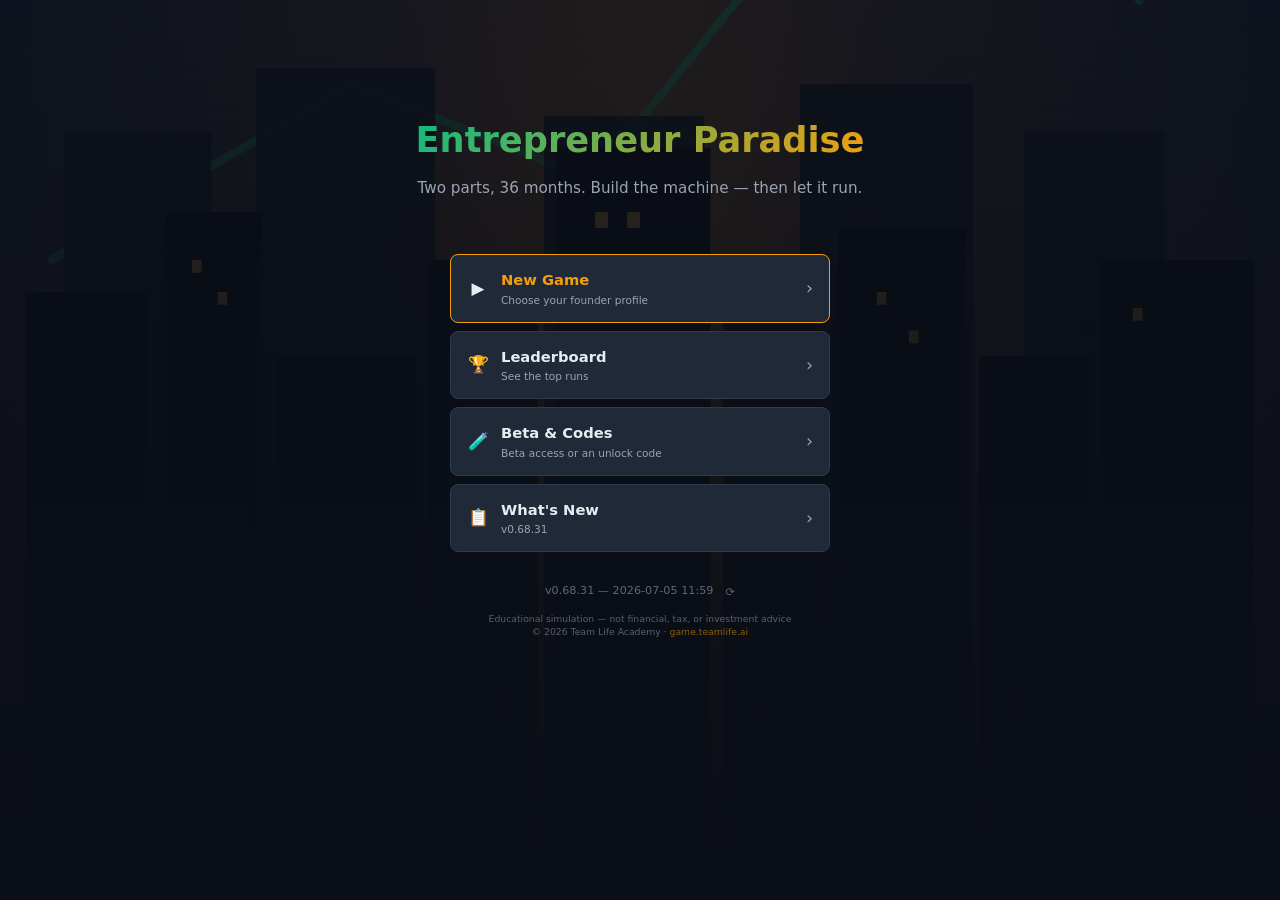
<file: index.html>
﻿<!DOCTYPE html>
<html lang="en">
<head>
<meta charset="UTF-8">
<meta name="viewport" content="width=device-width, initial-scale=1.0, user-scalable=no">
<title>Entrepreneur Paradise &#8212; 36-Month Business &amp; Wealth Simulator</title>
<meta name="description" content="Build the machine. Then let it run. Entrepreneur Paradise is a 36-month business & wealth simulator — credit, leverage, real deals, real headaches. A Team Life Academy production. Educational simulation, not financial advice.">
<link rel="canonical" href="https://game.teamlife.ai/">
<meta property="og:type" content="website">
<meta property="og:site_name" content="Team Life Academy">
<meta property="og:title" content="Entrepreneur Paradise — 36-Month Business & Wealth Simulator">
<meta property="og:description" content="Build the machine. Then let it run. Credit, leverage, real deals, real headaches — the Epic Life path, playable.">
<meta property="og:url" content="https://game.teamlife.ai/">
<meta property="og:image" content="https://game.teamlife.ai/assets/og.png">
<meta name="twitter:card" content="summary_large_image">
<meta name="twitter:title" content="Entrepreneur Paradise — 36-Month Business & Wealth Simulator">
<meta name="twitter:description" content="Build the machine. Then let it run.">
<meta name="twitter:image" content="https://game.teamlife.ai/assets/og.png">
<link rel="icon" type="image/svg+xml" href="assets/icon.svg">
<link rel="apple-touch-icon" href="assets/icon-180.png">
<link rel="manifest" href="site.webmanifest">
<meta name="theme-color" content="#0a0e17">
<script>window.__q=(new URLSearchParams(location.search).get('u')?('?u='+new URLSearchParams(location.search).get('u')):'');document.write('<link rel="stylesheet" href="css/styles.css'+window.__q+'">');</script>
</head>
<body>
<div id="title-screen" class="screen active">
<div id="title-bg" aria-hidden="true"><svg viewBox="0 0 400 800" preserveAspectRatio="xMidYMax slice" xmlns="http://www.w3.org/2000/svg"><defs><linearGradient id="ep-sky" x1="0" y1="0" x2="0" y2="1"><stop offset="0" stop-color="#080b12"/><stop offset="0.5" stop-color="#0f1726"/><stop offset="0.7" stop-color="#1b2335"/><stop offset="0.83" stop-color="#3a2f33"/></linearGradient><radialGradient id="ep-sun" cx="0.5" cy="0.8" r="0.5"><stop offset="0" stop-color="#f59e0b" stop-opacity="0.5"/><stop offset="0.45" stop-color="#f97316" stop-opacity="0.16"/><stop offset="1" stop-color="#f59e0b" stop-opacity="0"/></radialGradient><radialGradient id="ep-halo" cx="0.5" cy="0.24" r="0.55"><stop offset="0" stop-color="#2563a6" stop-opacity="0.34"/><stop offset="0.55" stop-color="#10b981" stop-opacity="0.08"/><stop offset="1" stop-color="#2563a6" stop-opacity="0"/></radialGradient><linearGradient id="ep-fade" x1="0" y1="0" x2="0" y2="1"><stop offset="0" stop-color="#0a0e17" stop-opacity="0"/><stop offset="0.8" stop-color="#0a0e17" stop-opacity="0.9"/><stop offset="1" stop-color="#0a0e17"/></linearGradient></defs><rect width="400" height="800" fill="url(#ep-sky)"/><rect width="400" height="800" fill="url(#ep-halo)"/><rect width="400" height="800" fill="url(#ep-sun)"/><g fill="#e8ecf2" opacity="0.45"><circle cx="40" cy="70" r="1"/><circle cx="110" cy="120" r="0.8"/><circle cx="300" cy="55" r="1.1"/><circle cx="350" cy="140" r="0.7"/><circle cx="210" cy="95" r="0.9"/><circle cx="75" cy="180" r="0.7"/><circle cx="330" cy="220" r="0.8"/><circle cx="170" cy="45" r="0.7"/><circle cx="250" cy="160" r="0.6"/></g><path d="M16 600 L110 545 L185 575 L270 470 L360 505" fill="none" stroke="#10b981" stroke-width="2.5" opacity="0.5" stroke-linecap="round" stroke-linejoin="round"/><path d="M360 505 l-15 -1 m15 1 l-4 14" fill="none" stroke="#10b981" stroke-width="2.5" opacity="0.5" stroke-linecap="round" stroke-linejoin="round"/><g fill="#0c1421" opacity="0.85"><rect x="20" y="560" width="46" height="240"/><rect x="80" y="540" width="56" height="260"/><rect x="170" y="555" width="50" height="245"/><rect x="250" y="545" width="54" height="255"/><rect x="320" y="560" width="44" height="240"/></g><g fill="#05080e"><rect x="8" y="610" width="38" height="190"/><rect x="52" y="585" width="30" height="215"/><rect x="86" y="630" width="44" height="170"/><rect x="134" y="600" width="34" height="200"/><rect x="174" y="565" width="48" height="235"/><rect x="226" y="615" width="30" height="185"/><rect x="262" y="590" width="40" height="210"/><rect x="306" y="630" width="34" height="170"/><rect x="344" y="600" width="48" height="200"/></g><g fill="#f5b942" opacity="0.7"><rect x="186" y="585" width="4" height="5"/><rect x="196" y="585" width="4" height="5"/><rect x="186" y="600" width="4" height="5"/><rect x="206" y="600" width="4" height="5"/><rect x="60" y="600" width="3" height="4"/><rect x="68" y="610" width="3" height="4"/><rect x="274" y="610" width="3" height="4"/><rect x="284" y="622" width="3" height="4"/><rect x="354" y="615" width="3" height="4"/></g><rect width="400" height="800" fill="url(#ep-fade)"/></svg></div>
<h1>Entrepreneur Paradise</h1><p class="subtitle">Two parts, 36 months. Build the machine — then let it run.</p>
<div id="main-menu" style="max-width:380px;width:100%;margin:14px auto 0;"></div>
<div id="profile-select" style="max-width:420px;width:100%;margin:0 auto;display:none;"><div class="page-head"><button class="back-chip" onclick="Game.showMainMenu()">← Back</button><span class="page-title gold">Choose Your Founder</span></div><div id="archetype-list"></div></div>
<div id="resume-list" style="max-width:420px;width:100%;margin:0 auto;display:none;"></div>
<div id="whats-new" style="display:none;"></div>
<div id="menu-footer" style="margin-top:18px;display:flex;align-items:center;gap:12px;justify-content:center;"><span id="version-line" style="color:var(--text2);font-size:0.7rem;opacity:0.6;">v0.38.1</span><span id="update-icon"></span></div>
<div style="margin-top:8px;text-align:center;font-size:0.58rem;color:var(--text2);opacity:0.55;line-height:1.5;">Educational simulation — not financial, tax, or investment advice<br>© 2026 Team Life Academy · <span style="color:var(--gold);">game.teamlife.ai</span></div>
</div>
<div id="opening-screen" class="screen"><div class="month-header"><h2>Month 1</h2></div><div id="opening-narrative" class="narrative-box"></div><div id="opening-mentor" class="narrative-box" style="border-left-color:var(--gold);"></div><button class="btn-primary" onclick="Game.startGame()">Begin Your Journey</button></div>
<div id="game-screen" class="screen"><div class="month-header"><h2 id="month-label">Month 1</h2><span class="stage-badge" id="stage-badge">Foundation</span></div><div id="month-narrative" class="narrative-box"></div><div id="character-line" class="narrative-box" style="border-left-color:var(--gold);display:none;"></div><div id="stats-dashboard" class="stats-grid"></div><div id="bars-section" class="bars-section"></div><div id="step-indicator" class="step-indicator"></div><div class="category-tabs" id="cat-tabs"></div><div id="action-list"></div><div class="bottom-bar"><button class="btn-primary" id="confirm-actions-btn" onclick="Game.primaryActionBtn()">Next →</button><button class="btn-secondary" id="endturn-now-btn" style="display:none;margin-top:6px;" onclick="Game.confirmActions()">End Turn</button></div></div>
<div id="lifestyle-screen" class="screen"><div class="lifestyle-header"><h3>Quarterly Life Check-In</h3><p>Business isn't everything. What are you doing for the rest of your life?</p></div><div id="lifestyle-scores" class="stats-grid"></div><div id="lifestyle-list"></div><div class="bottom-bar"><button class="btn-primary" id="lifestyle-btn" disabled onclick="Game.confirmLifestyle()">Take Life Action</button><button class="btn-secondary" onclick="Game.skipLifestyle()" style="margin-top:6px;">Skip</button></div></div>
<div id="event-screen" class="screen"><div class="month-header"><h2 id="event-month-label">Event</h2></div><div id="event-dashboard" class="stats-grid"></div><div id="event-box" class="event-box"></div><div id="event-choices"></div></div>
<div id="result-screen" class="screen"><div class="month-header"><h2 id="result-month-label">Results</h2></div><div id="results-content"></div><div class="bottom-bar"><button id="result-next-btn" class="btn-primary" onclick="Game.resultPrimary()">Next Month →</button></div></div>
<div id="checkpoint-screen" class="screen"><div id="checkpoint-content"></div></div>
<div id="end-screen" class="screen"><div class="final-title"><h2 id="end-title"></h2><p class="final-subtitle" id="end-subtitle"></p></div><div class="radar-wrap"><canvas id="radar-canvas" width="300" height="300"></canvas></div><div id="score-breakdown" class="stats-grid"></div><div id="epilogue" class="epilogue-box"></div><div id="end-save" style="margin-top:16px;"></div></div>
<div id="leaderboard-screen" class="screen"><div id="lb-content"></div></div>
<div id="popup-container" style="display:none;"><div class="popup-overlay" onclick="Game.hidePopup()"></div><div class="popup-box"><div class="popup-title" id="popup-title"></div><div id="popup-body"></div><button class="btn-secondary" onclick="Game.hidePopup()">Got it</button></div></div>

<script>document.write('<script src="js/game.js'+(window.__q||'')+'"><\/script>');</script>
</body>
</html>
</file>
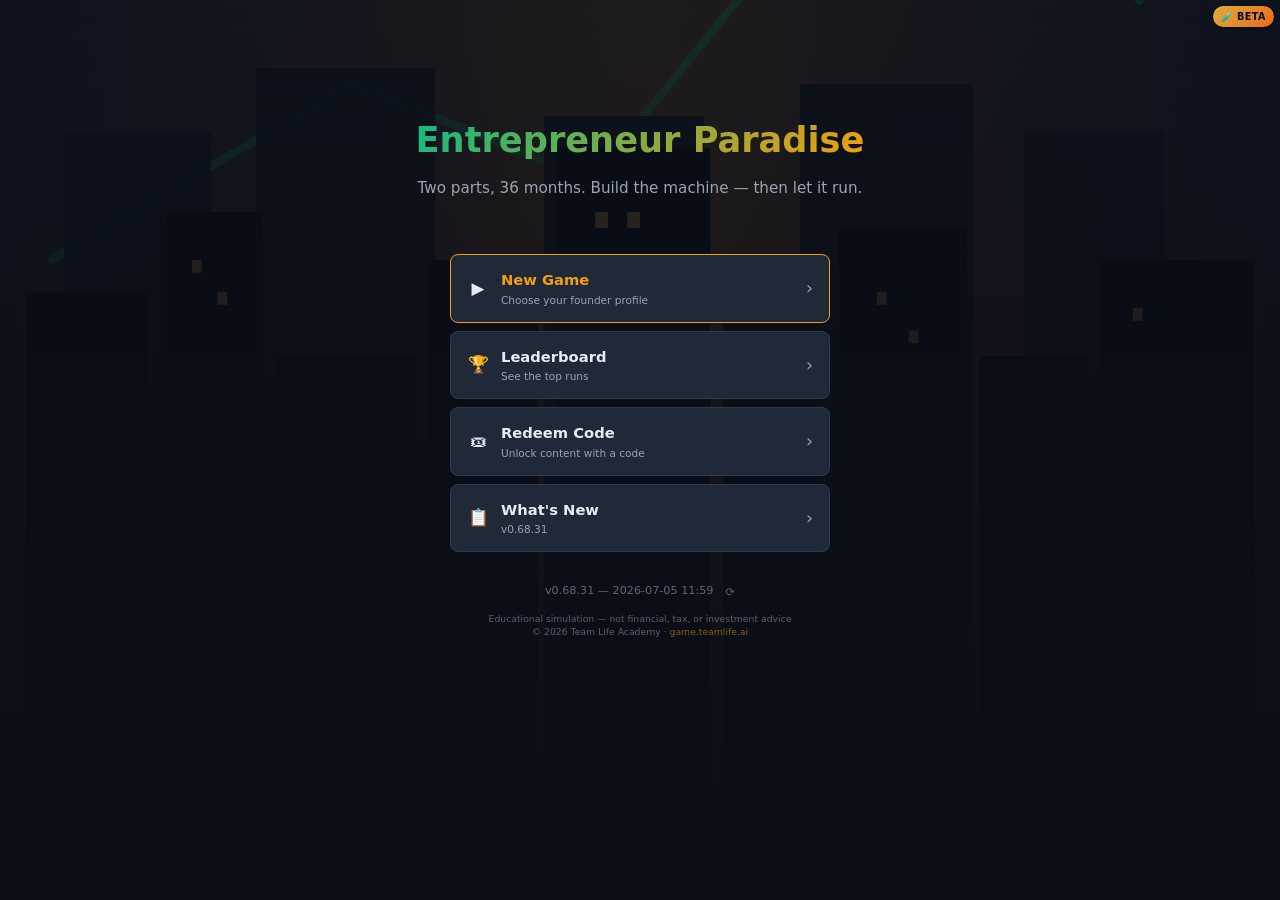
<file: beta/index.html>
<!DOCTYPE html>
<html lang="en">
<head>
<meta charset="UTF-8">
<meta name="viewport" content="width=device-width, initial-scale=1.0, user-scalable=no">
<title>Entrepreneur Paradise — BETA</title>
<meta name="description" content="Build the machine. Then let it run. Entrepreneur Paradise is a 36-month business & wealth simulator — credit, leverage, real deals, real headaches. A Team Life Academy production. Educational simulation, not financial advice.">
<link rel="canonical" href="https://game.teamlife.ai/">
<meta property="og:type" content="website">
<meta property="og:site_name" content="Team Life Academy">
<meta property="og:title" content="Entrepreneur Paradise — 36-Month Business & Wealth Simulator">
<meta property="og:description" content="Build the machine. Then let it run. Credit, leverage, real deals, real headaches — the Epic Life path, playable.">
<meta property="og:url" content="https://game.teamlife.ai/">
<meta property="og:image" content="https://game.teamlife.ai/assets/og.png">
<meta name="twitter:card" content="summary_large_image">
<meta name="twitter:title" content="Entrepreneur Paradise — 36-Month Business & Wealth Simulator">
<meta name="twitter:description" content="Build the machine. Then let it run.">
<meta name="twitter:image" content="https://game.teamlife.ai/assets/og.png">
<link rel="icon" type="image/svg+xml" href="../assets/icon.svg">
<link rel="apple-touch-icon" href="../assets/icon-180.png">
<link rel="manifest" href="../site.webmanifest">
<meta name="theme-color" content="#0a0e17">
<script>window.__q=(new URLSearchParams(location.search).get('u')?('?u='+new URLSearchParams(location.search).get('u')):'');document.write('<link rel="stylesheet" href="css/styles.css'+window.__q+'">');</script>
</head>
<body>
<div id="title-screen" class="screen active">
<div id="title-bg" aria-hidden="true"><svg viewBox="0 0 400 800" preserveAspectRatio="xMidYMax slice" xmlns="http://www.w3.org/2000/svg"><defs><linearGradient id="ep-sky" x1="0" y1="0" x2="0" y2="1"><stop offset="0" stop-color="#080b12"/><stop offset="0.5" stop-color="#0f1726"/><stop offset="0.7" stop-color="#1b2335"/><stop offset="0.83" stop-color="#3a2f33"/></linearGradient><radialGradient id="ep-sun" cx="0.5" cy="0.8" r="0.5"><stop offset="0" stop-color="#f59e0b" stop-opacity="0.5"/><stop offset="0.45" stop-color="#f97316" stop-opacity="0.16"/><stop offset="1" stop-color="#f59e0b" stop-opacity="0"/></radialGradient><radialGradient id="ep-halo" cx="0.5" cy="0.24" r="0.55"><stop offset="0" stop-color="#2563a6" stop-opacity="0.34"/><stop offset="0.55" stop-color="#10b981" stop-opacity="0.08"/><stop offset="1" stop-color="#2563a6" stop-opacity="0"/></radialGradient><linearGradient id="ep-fade" x1="0" y1="0" x2="0" y2="1"><stop offset="0" stop-color="#0a0e17" stop-opacity="0"/><stop offset="0.8" stop-color="#0a0e17" stop-opacity="0.9"/><stop offset="1" stop-color="#0a0e17"/></linearGradient></defs><rect width="400" height="800" fill="url(#ep-sky)"/><rect width="400" height="800" fill="url(#ep-halo)"/><rect width="400" height="800" fill="url(#ep-sun)"/><g fill="#e8ecf2" opacity="0.45"><circle cx="40" cy="70" r="1"/><circle cx="110" cy="120" r="0.8"/><circle cx="300" cy="55" r="1.1"/><circle cx="350" cy="140" r="0.7"/><circle cx="210" cy="95" r="0.9"/><circle cx="75" cy="180" r="0.7"/><circle cx="330" cy="220" r="0.8"/><circle cx="170" cy="45" r="0.7"/><circle cx="250" cy="160" r="0.6"/></g><path d="M16 600 L110 545 L185 575 L270 470 L360 505" fill="none" stroke="#10b981" stroke-width="2.5" opacity="0.5" stroke-linecap="round" stroke-linejoin="round"/><path d="M360 505 l-15 -1 m15 1 l-4 14" fill="none" stroke="#10b981" stroke-width="2.5" opacity="0.5" stroke-linecap="round" stroke-linejoin="round"/><g fill="#0c1421" opacity="0.85"><rect x="20" y="560" width="46" height="240"/><rect x="80" y="540" width="56" height="260"/><rect x="170" y="555" width="50" height="245"/><rect x="250" y="545" width="54" height="255"/><rect x="320" y="560" width="44" height="240"/></g><g fill="#05080e"><rect x="8" y="610" width="38" height="190"/><rect x="52" y="585" width="30" height="215"/><rect x="86" y="630" width="44" height="170"/><rect x="134" y="600" width="34" height="200"/><rect x="174" y="565" width="48" height="235"/><rect x="226" y="615" width="30" height="185"/><rect x="262" y="590" width="40" height="210"/><rect x="306" y="630" width="34" height="170"/><rect x="344" y="600" width="48" height="200"/></g><g fill="#f5b942" opacity="0.7"><rect x="186" y="585" width="4" height="5"/><rect x="196" y="585" width="4" height="5"/><rect x="186" y="600" width="4" height="5"/><rect x="206" y="600" width="4" height="5"/><rect x="60" y="600" width="3" height="4"/><rect x="68" y="610" width="3" height="4"/><rect x="274" y="610" width="3" height="4"/><rect x="284" y="622" width="3" height="4"/><rect x="354" y="615" width="3" height="4"/></g><rect width="400" height="800" fill="url(#ep-fade)"/></svg></div>
<h1>Entrepreneur Paradise</h1><p class="subtitle">Two parts, 36 months. Build the machine — then let it run.</p>
<div id="main-menu" style="max-width:380px;width:100%;margin:14px auto 0;"></div>
<div id="profile-select" style="max-width:420px;width:100%;margin:0 auto;display:none;"><div class="page-head"><button class="back-chip" onclick="Game.showMainMenu()">← Back</button><span class="page-title gold">Choose Your Founder</span></div><div id="archetype-list"></div></div>
<div id="resume-list" style="max-width:420px;width:100%;margin:0 auto;display:none;"></div>
<div id="whats-new" style="display:none;"></div>
<div id="menu-footer" style="margin-top:18px;display:flex;align-items:center;gap:12px;justify-content:center;"><span id="version-line" style="color:var(--text2);font-size:0.7rem;opacity:0.6;">v0.38.1</span><span id="update-icon"></span></div>
<div style="margin-top:8px;text-align:center;font-size:0.58rem;color:var(--text2);opacity:0.55;line-height:1.5;">Educational simulation — not financial, tax, or investment advice<br>© 2026 Team Life Academy · <span style="color:var(--gold);">game.teamlife.ai</span></div>
</div>
<div id="opening-screen" class="screen"><div class="month-header"><h2>Month 1</h2></div><div id="opening-narrative" class="narrative-box"></div><div id="opening-mentor" class="narrative-box" style="border-left-color:var(--gold);"></div><button class="btn-primary" onclick="Game.startGame()">Begin Your Journey</button></div>
<div id="game-screen" class="screen"><div class="month-header"><h2 id="month-label">Month 1</h2><span class="stage-badge" id="stage-badge">Foundation</span></div><div id="month-narrative" class="narrative-box"></div><div id="character-line" class="narrative-box" style="border-left-color:var(--gold);display:none;"></div><div id="stats-dashboard" class="stats-grid"></div><div id="bars-section" class="bars-section"></div><div id="step-indicator" class="step-indicator"></div><div class="category-tabs" id="cat-tabs"></div><div id="action-list"></div><div class="bottom-bar"><button class="btn-primary" id="confirm-actions-btn" onclick="Game.primaryActionBtn()">Next →</button><button class="btn-secondary" id="endturn-now-btn" style="display:none;margin-top:6px;" onclick="Game.confirmActions()">End Turn</button></div></div>
<div id="lifestyle-screen" class="screen"><div class="lifestyle-header"><h3>Quarterly Life Check-In</h3><p>Business isn't everything. What are you doing for the rest of your life?</p></div><div id="lifestyle-scores" class="stats-grid"></div><div id="lifestyle-list"></div><div class="bottom-bar"><button class="btn-primary" id="lifestyle-btn" disabled onclick="Game.confirmLifestyle()">Take Life Action</button><button class="btn-secondary" onclick="Game.skipLifestyle()" style="margin-top:6px;">Skip</button></div></div>
<div id="event-screen" class="screen"><div class="month-header"><h2 id="event-month-label">Event</h2></div><div id="event-dashboard" class="stats-grid"></div><div id="event-box" class="event-box"></div><div id="event-choices"></div></div>
<div id="result-screen" class="screen"><div class="month-header"><h2 id="result-month-label">Results</h2></div><div id="results-content"></div><div class="bottom-bar"><button id="result-next-btn" class="btn-primary" onclick="Game.resultPrimary()">Next Month →</button></div></div>
<div id="checkpoint-screen" class="screen"><div id="checkpoint-content"></div></div>
<div id="end-screen" class="screen"><div class="final-title"><h2 id="end-title"></h2><p class="final-subtitle" id="end-subtitle"></p></div><div class="radar-wrap"><canvas id="radar-canvas" width="300" height="300"></canvas></div><div id="score-breakdown" class="stats-grid"></div><div id="epilogue" class="epilogue-box"></div><div id="end-save" style="margin-top:16px;"></div></div>
<div id="leaderboard-screen" class="screen"><div id="lb-content"></div></div>
<div id="popup-container" style="display:none;"><div class="popup-overlay" onclick="Game.hidePopup()"></div><div class="popup-box"><div class="popup-title" id="popup-title"></div><div id="popup-body"></div><button class="btn-secondary" onclick="Game.hidePopup()">Got it</button></div></div>

<script>document.write('<script src="js/game.js'+(window.__q||'')+'"><\/script>');</script>
</body>
</html>
</file>
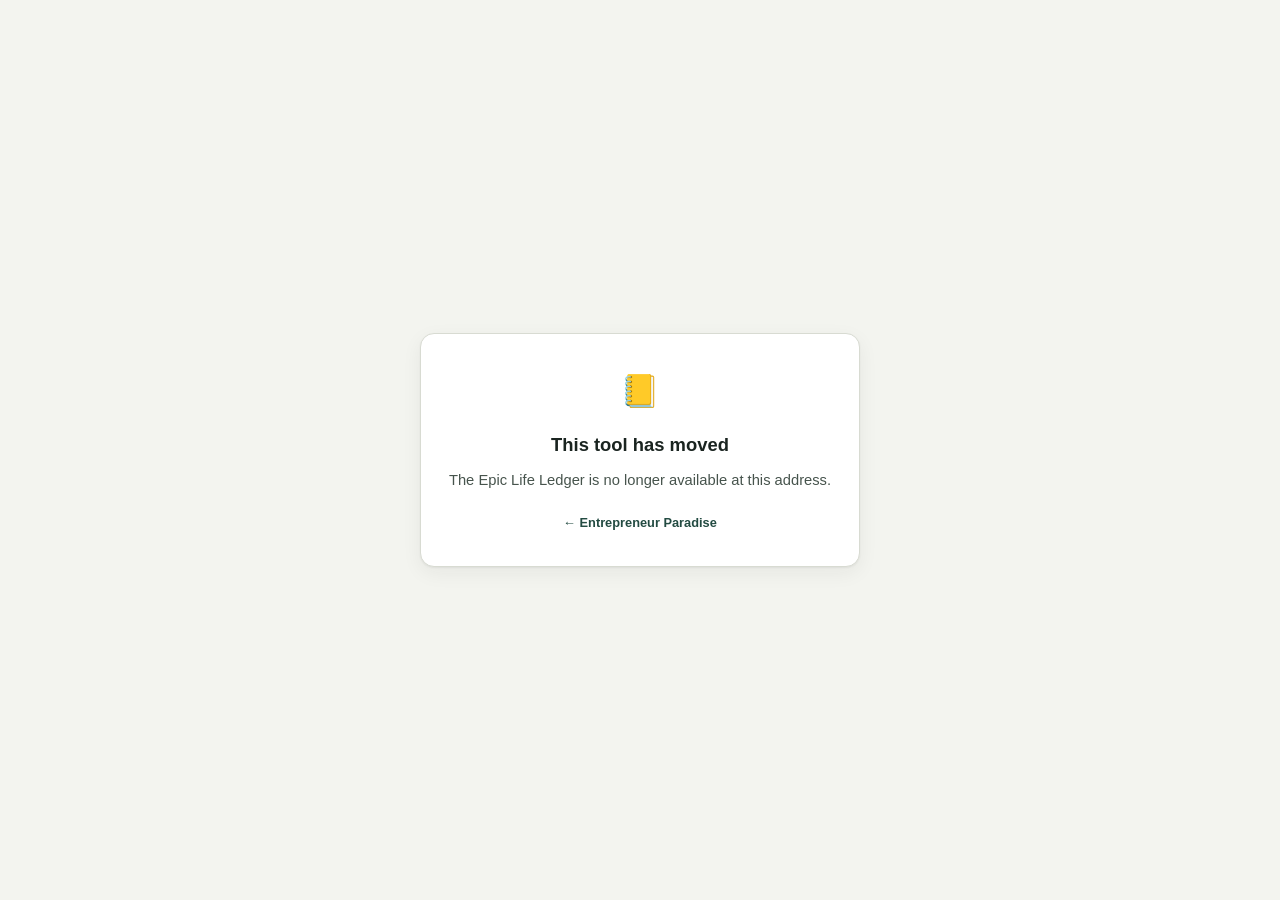
<file: epicledger/index.html>
<!doctype html>
<html lang="en">
<head>
<meta charset="utf-8">
<meta name="viewport" content="width=device-width, initial-scale=1">
<title>Epic Life Ledger</title>
<link rel="icon" href="data:image/svg+xml,<svg xmlns=%22http://www.w3.org/2000/svg%22 viewBox=%220 0 100 100%22><text y=%22.9em%22 font-size=%2290%22>📒</text></svg>">
<style>
  html, body { margin: 0; }
  :root {
    --paper: #f3f4ef; --paper-raised: #ffffff; --ink: #1a2420; --ink-soft: #47544d;
    --line: #d8dbd2; --ledger: #234b42;
    --shadow: 0 1px 2px rgba(26,36,32,0.06), 0 6px 20px rgba(26,36,32,0.06);
  }
  @media (prefers-color-scheme: dark) {
    :root { --paper: #121613; --paper-raised: #181d19; --ink: #e8e9e2; --ink-soft: #a9b3ac; --line: #2b332e; --ledger: #7fb89c; }
  }
  :root[data-theme="dark"] { --paper: #121613; --paper-raised: #181d19; --ink: #e8e9e2; --ink-soft: #a9b3ac; --line: #2b332e; --ledger: #7fb89c; }
  :root[data-theme="light"] { --paper: #f3f4ef; --paper-raised: #ffffff; --ink: #1a2420; --ink-soft: #47544d; --line: #d8dbd2; --ledger: #234b42; }
  body { font: 15px/1.6 -apple-system, BlinkMacSystemFont, "Segoe UI", sans-serif; background: var(--paper); color: var(--ink); min-height: 100vh; display: flex; align-items: center; justify-content: center; padding: 24px; box-sizing: border-box; }
  .card { max-width: 420px; background: var(--paper-raised); border: 1px solid var(--line); border-radius: 14px; padding: 32px 28px; box-shadow: var(--shadow); text-align: center; }
  .card .icon { font-size: 32px; margin-bottom: 12px; }
  .card h1 { font-size: 1.15rem; margin: 0 0 10px; color: var(--ink); }
  .card p { margin: 0; color: var(--ink-soft); font-size: 0.92rem; }
  .back { display: inline-block; margin-top: 20px; font-size: 0.8rem; font-weight: 600; color: var(--ledger); text-decoration: none; }
  .back:hover { text-decoration: underline; }
</style>
</head>
<body>
  <div class="card">
    <div class="icon">📒</div>
    <h1>This tool has moved</h1>
    <p>The Epic Life Ledger is no longer available at this address.</p>
    <a class="back" href="../">← Entrepreneur Paradise</a>
  </div>
</body>
</html>
</file>
<file: css/styles.css>
/* Entrepreneur Paradise — styles */
:root{--bg:#0a0e17;--bg2:#111827;--bg3:#1a2236;--surface:#1f2937;--surface2:#273349;--border:#2d3a50;--text:#e8ecf2;--text2:#9ca3b4;--accent:#10b981;--accent2:#059669;--gold:#f59e0b;--red:#ef4444;--blue:#3b82f6;--purple:#8b5cf6;--orange:#f97316;--pink:#ec4899;--radius:12px;--radius-sm:8px}
*{margin:0;padding:0;box-sizing:border-box}html,body{height:100%}
body{font-family:'Segoe UI',-apple-system,system-ui,sans-serif;background:var(--bg);color:var(--text);line-height:1.6;overflow-x:hidden}
.screen{display:none;min-height:100vh;padding:16px;padding-bottom:calc(165px + env(safe-area-inset-bottom,0px))}.screen.active{display:block}
#title-screen{position:relative}
#title-screen.active{display:flex;flex-direction:column;align-items:center;justify-content:center;text-align:center;min-height:100vh;background:linear-gradient(180deg,var(--bg) 0%,#0d1520 50%,var(--bg) 100%)}
#title-bg{position:fixed;inset:0;z-index:0;pointer-events:none}
#title-bg svg{width:100%;height:100%;display:block}
#title-screen.active>*:not(#title-bg){position:relative;z-index:1}
#title-screen h1{font-size:2.2rem;font-weight:800;background:linear-gradient(135deg,var(--accent),var(--gold));-webkit-background-clip:text;-webkit-text-fill-color:transparent;margin-bottom:8px}
#title-screen .subtitle{color:var(--text2);font-size:0.95rem;margin-bottom:40px}
.archetype-card{background:var(--surface);border:1px solid var(--border);border-radius:var(--radius);padding:20px;margin-bottom:14px;text-align:left;width:100%;max-width:420px;cursor:pointer;transition:all 0.2s}
.archetype-card:active{transform:scale(0.98);border-color:var(--accent)}.archetype-card h3{font-size:1.1rem;margin-bottom:2px}
.archetype-card .tagline{color:var(--accent);font-size:0.85rem;margin-bottom:8px}.archetype-card p{color:var(--text2);font-size:0.85rem;line-height:1.5}
.month-header{display:flex;align-items:center;justify-content:space-between;padding:12px 0;border-bottom:1px solid var(--border);margin-bottom:16px}.month-header h2{font-size:1.15rem}
.month-header .stage-badge{font-size:0.7rem;padding:3px 10px;border-radius:20px;background:var(--accent2);color:white;font-weight:600;text-transform:uppercase;letter-spacing:0.5px}
.narrative-box{background:var(--bg2);border-left:3px solid var(--accent);border-radius:0 var(--radius-sm) var(--radius-sm) 0;padding:16px;margin-bottom:16px;font-size:0.92rem;line-height:1.75;color:var(--text)}
.narrative-box .char-name{color:var(--gold);font-weight:600;font-size:0.8rem;text-transform:uppercase;letter-spacing:0.5px;margin-bottom:6px}
.stats-grid{display:grid;grid-template-columns:repeat(3,1fr);gap:8px;margin-bottom:16px}
.stat-card{background:var(--surface);border-radius:var(--radius-sm);padding:10px;text-align:center;position:relative}
.stat-card.wide{grid-column:span 3}.stat-card.half{grid-column:span 1}
.stat-card .stat-value{font-size:1.05rem;font-weight:700}.stat-card .stat-label{font-size:0.65rem;color:var(--text2);text-transform:uppercase;letter-spacing:0.3px}
.stat-positive{color:var(--accent)}.stat-negative{color:var(--red)}.stat-warning{color:var(--gold)}.stat-neutral{color:var(--text)}
.info-btn{display:inline-block;width:16px;height:16px;border-radius:50%;background:var(--border);color:var(--text2);font-size:0.6rem;text-align:center;line-height:16px;cursor:pointer;margin-left:4px;vertical-align:middle;font-weight:700}
.info-btn.info-new{background:var(--gold);color:#1a1205;animation:infoPulse 1.6s ease-in-out infinite}
@keyframes infoPulse{0%,100%{box-shadow:0 0 0 0 rgba(212,175,55,0.55)}50%{box-shadow:0 0 0 4px rgba(212,175,55,0)}}
.scope-chip{display:inline-block;font-size:0.6rem;font-weight:700;text-transform:uppercase;letter-spacing:0.5px;padding:2px 9px;border-radius:999px;margin-bottom:9px}
.scope-chip.personal{background:rgba(16,185,129,0.15);color:var(--accent)}
.scope-chip.business{background:rgba(59,130,246,0.15);color:var(--blue)}
.stat-footer{margin-top:12px;border-top:1px solid var(--border);padding-top:9px;text-align:center}
.stat-footer button{background:var(--surface);border:1px solid var(--border);color:var(--text2);font-size:0.72rem;font-weight:600;padding:6px 12px;border-radius:var(--radius-sm);cursor:pointer}
.term-link{color:var(--blue);text-decoration:underline dotted;cursor:pointer;text-decoration-thickness:1px;text-underline-offset:2px}
.popup-overlay{position:fixed;top:0;left:0;right:0;bottom:0;background:rgba(0,0,0,0.5);z-index:999}
.popup-box{position:fixed;top:50%;left:50%;transform:translate(-50%,-50%);background:var(--surface2);border:1px solid var(--border);border-radius:var(--radius);padding:20px;z-index:1000;max-width:340px;width:calc(100% - 32px);font-size:0.85rem;line-height:1.6;box-shadow:0 10px 40px rgba(0,0,0,0.5);max-height:80vh;overflow-y:auto}
.popup-title{font-weight:700;margin-bottom:8px;color:var(--accent);font-size:1rem}
.bars-section{margin-bottom:16px;background:var(--surface);border-radius:var(--radius-sm);padding:10px 14px}
.bar-row{margin-bottom:6px}.bar-row:last-child{margin-bottom:0}
.bar-label{font-size:0.7rem;color:var(--text2);margin-bottom:3px;display:flex;justify-content:space-between}
.bar-track{height:6px;background:var(--bg);border-radius:3px;overflow:hidden}
.bar-fill{height:100%;border-radius:3px;transition:width 0.5s,background 0.5s}
.step-indicator{text-align:center;margin-bottom:12px;font-size:0.8rem;color:var(--text2)}.step-indicator .step-current{color:var(--accent);font-weight:700}
.category-tabs{display:flex;gap:6px;margin-bottom:12px;align-items:center}
.cat-tabs-scroll{flex:1;min-width:0;display:flex;gap:6px;overflow-x:auto;-webkit-overflow-scrolling:touch}
.cat-tab{flex-shrink:0;padding:7px 11px;border-radius:20px;font-size:0.79rem;font-weight:600;cursor:pointer;border:1px solid var(--border);background:var(--surface);color:var(--text2);transition:all 0.2s;white-space:nowrap}
.cat-icon{flex-shrink:0;padding:7px 13px;font-size:1.2rem;line-height:1.1;display:flex;align-items:center;gap:2px}
.cat-tab.active{background:var(--accent);color:white;border-color:var(--accent)}.cat-tab.done{background:var(--accent2);color:white;border-color:var(--accent2);opacity:0.7}
.action-card{background:var(--surface);border:1px solid var(--border);border-radius:var(--radius);padding:14px;margin-bottom:10px;cursor:pointer;transition:all 0.2s}
.action-card:active{transform:scale(0.98)}.action-card.selected{border-color:var(--accent);border-width:2px;background:rgba(16,185,129,0.2);box-shadow:0 0 0 2px rgba(16,185,129,0.5),0 6px 20px rgba(16,185,129,0.3);border-left:5px solid var(--accent)}
.action-card.locked{opacity:0.4;cursor:not-allowed}.action-card.completed-action{opacity:0.3;cursor:not-allowed}
.action-card h4{font-size:0.95rem;margin-bottom:4px}.action-card p{font-size:0.82rem;color:var(--text2);line-height:1.5;margin-bottom:8px}
.action-costs{display:flex;gap:8px;font-size:0.75rem;flex-wrap:wrap}
.cost-tag{padding:2px 8px;border-radius:10px;font-weight:600}
.cost-cash{background:rgba(239,68,68,0.15);color:var(--red)}.cost-energy{background:rgba(239,68,68,0.1);color:var(--orange)}
.cost-energy-gain{background:rgba(16,185,129,0.15);color:var(--accent)}
.cost-locked{background:rgba(156,163,180,0.15);color:var(--text2)}.cost-done{background:rgba(16,185,129,0.15);color:var(--accent)}
.cost-recurring{background:rgba(139,92,246,0.15);color:var(--purple)}
.repeat-badge{font-size:0.66rem;color:var(--accent);background:rgba(16,185,129,0.15);border-radius:10px;padding:1px 7px;margin-left:6px;font-weight:600;vertical-align:middle}
.action-card.taken-before{border-left:4px solid var(--accent);background:rgba(16,185,129,0.05)}
.new-badge{display:inline-block;background:var(--accent);color:#04210f;font-size:0.55rem;font-weight:700;padding:1px 6px;border-radius:8px;margin-left:6px;vertical-align:middle;letter-spacing:0.6px}
.action-card.is-new{border-color:var(--border)}
.card-toprow{display:flex;flex-wrap:wrap;align-items:center;gap:5px;margin-bottom:6px}
.card-toprow .new-badge,.card-toprow .repeat-badge{margin-left:0}
.group-tag{display:inline-block;font-size:0.56rem;font-weight:700;text-transform:uppercase;letter-spacing:0.6px;color:var(--gold);background:rgba(212,175,55,0.12);border:1px solid rgba(212,175,55,0.3);border-radius:6px;padding:1px 7px}
@keyframes attnFlash{0%{box-shadow:0 0 0 0 rgba(16,185,129,0);}30%{box-shadow:0 0 0 3px rgba(16,185,129,0.5);}100%{box-shadow:0 0 0 0 rgba(16,185,129,0);}}
.attn-flash{animation:attnFlash 0.9s ease-out;border-radius:var(--radius)}
@keyframes btnPulse{0%,100%{box-shadow:0 0 0 0 rgba(16,185,129,0.55);transform:scale(1);}50%{box-shadow:0 0 0 8px rgba(16,185,129,0);transform:scale(1.015);}}
.btn-flash{animation:btnPulse 0.75s ease-out 4}
.btn-primary{width:100%;padding:14px;border:none;border-radius:var(--radius);background:var(--accent);color:white;font-size:1rem;font-weight:700;cursor:pointer;transition:all 0.2s;margin-top:8px}
.btn-primary:disabled{opacity:0.4;cursor:not-allowed}.btn-primary:active:not(:disabled){transform:scale(0.98);background:var(--accent2)}
.btn-secondary{width:100%;padding:12px;border:1px solid var(--border);border-radius:var(--radius);background:var(--surface);color:var(--text);font-size:0.9rem;font-weight:600;cursor:pointer;transition:all 0.2s;margin-top:8px}
.btn-outline{width:100%;padding:12px;border:1px solid var(--gold);border-radius:var(--radius);background:transparent;color:var(--gold);font-size:0.9rem;font-weight:600;cursor:pointer;margin-top:8px}
.event-box{background:var(--bg2);border:1px solid var(--gold);border-radius:var(--radius);padding:20px;margin-bottom:16px}
.event-box .event-category{font-size:0.7rem;text-transform:uppercase;letter-spacing:1px;color:var(--gold);font-weight:700;margin-bottom:8px}
.event-box .event-narrative{font-size:0.92rem;line-height:1.75}
.choice-card{background:var(--surface);border:1px solid var(--border);border-radius:var(--radius);padding:14px;margin-bottom:10px;cursor:pointer;transition:all 0.2s}
.choice-card:active{transform:scale(0.98);border-color:var(--gold)}.choice-card h4{font-size:0.95rem;margin-bottom:6px}.choice-effects{font-size:0.78rem;color:var(--text2)}
.result-narrative{background:var(--bg2);border-radius:var(--radius);padding:16px;margin-bottom:12px;font-size:0.9rem;line-height:1.75}
.effect-list{padding:12px}.effect-item{display:flex;justify-content:space-between;padding:6px 0;border-bottom:1px solid var(--border);font-size:0.85rem}.effect-item:last-child{border-bottom:none}
.radar-wrap{display:flex;justify-content:center;margin:20px 0}.radar-wrap canvas{max-width:300px;width:100%}
.final-title{text-align:center;margin:20px 0}
.final-title h2{font-size:1.8rem;background:linear-gradient(135deg,var(--accent),var(--gold));-webkit-background-clip:text;-webkit-text-fill-color:transparent}
.final-title .final-subtitle{color:var(--text2);font-size:0.95rem}
.epilogue-box{background:var(--bg2);border-radius:var(--radius);padding:20px;font-size:0.92rem;line-height:1.8;margin-top:16px;white-space:pre-line}
.lifestyle-header{text-align:center;margin-bottom:16px}.lifestyle-header h3{color:var(--purple);margin-bottom:4px}.lifestyle-header p{color:var(--text2);font-size:0.85rem}
.fade-in{animation:fadeIn 0.3s ease-out}@keyframes fadeIn{from{opacity:0;transform:translateY(10px)}to{opacity:1;transform:translateY(0)}}
.bottom-bar{position:fixed;bottom:0;left:0;right:0;padding:12px 16px;background:linear-gradient(transparent,var(--bg) 30%);padding-top:30px;padding-bottom:calc(12px + env(safe-area-inset-bottom,0px))}
/* BETA build marker — persistent chip on every screen (injected by _initBetaBadge on /beta/ only) */
#beta-chip{position:fixed;top:calc(6px + env(safe-area-inset-top,0px));right:6px;z-index:99999;background:linear-gradient(135deg,#f5b942,#f97316);color:#0a0e17;font-weight:800;font-size:0.6rem;letter-spacing:0.5px;padding:3px 8px;border-radius:999px;box-shadow:0 1px 5px rgba(0,0,0,0.45);cursor:pointer;opacity:0.92;user-select:none;-webkit-tap-highlight-color:transparent}
#beta-chip:active{transform:scale(0.94)}
.breakdown-row{display:flex;justify-content:space-between;padding:4px 0;font-family:monospace;font-size:0.85rem}
.breakdown-total{border-top:1px solid var(--border);margin-top:6px;padding-top:6px;font-weight:700}
.breakdown-detail{font-size:0.75rem;color:var(--text2);padding-left:12px}
.lb-tabs{display:flex;gap:6px;margin-bottom:10px;flex-wrap:wrap}
.lb-tab{padding:6px 14px;border-radius:16px;font-size:0.78rem;font-weight:600;cursor:pointer;border:1px solid var(--border);background:var(--surface);color:var(--text2)}
.lb-tab.active{background:var(--accent);color:white;border-color:var(--accent)}
.lb-entry{display:flex;justify-content:space-between;align-items:center;padding:10px;background:var(--surface);border-radius:var(--radius-sm);margin-bottom:6px}
.lb-rank{font-weight:700;color:var(--gold);width:30px}.lb-name{flex:1;margin-left:8px}.lb-score{font-weight:700;color:var(--accent)}
.lb-date{font-size:0.7rem;color:var(--text2);margin-left:8px}
.name-input{width:100%;padding:12px;border:1px solid var(--border);border-radius:var(--radius-sm);background:var(--bg2);color:var(--text);font-size:1rem;margin:8px 0}
.checkpoint-score{text-align:center;font-size:2rem;font-weight:800;color:var(--gold);margin:10px 0}
.checkpoint-label{text-align:center;font-size:0.8rem;color:var(--text2);text-transform:uppercase;letter-spacing:1px}
.skill-row{display:flex;align-items:center;gap:8px;margin-bottom:4px;font-size:0.7rem;color:var(--text2)}
.skill-row .skill-name{width:70px;text-align:right}.skill-bar{flex:1;height:4px;background:var(--bg);border-radius:2px;overflow:hidden}
.skill-fill{height:100%;border-radius:2px;background:var(--purple)}

/* ---- Shared title sub-page chrome (consistent header + back button everywhere) ---- */
.page-head{display:flex;align-items:center;gap:10px;margin:2px 0 16px}
.page-head .page-title{font-weight:700;font-size:1rem;color:var(--text)}
.page-head .page-title.accent{color:var(--accent)}.page-head .page-title.gold{color:var(--gold)}
.back-chip{flex:0 0 auto;width:auto;margin:0;padding:7px 14px;border:1px solid var(--border);border-radius:999px;background:var(--surface);color:var(--text2);font-size:0.82rem;font-weight:600;cursor:pointer;transition:border-color .15s,color .15s,transform .1s}
.back-chip:hover{border-color:var(--accent);color:var(--text)}.back-chip:active{transform:scale(0.96)}
/* ---- Menu rows (main-menu navigation) ---- */
.menu-item{display:flex;align-items:center;gap:12px;background:var(--surface);border:1px solid var(--border);border-radius:var(--radius-sm);padding:13px 16px;margin-bottom:8px;cursor:pointer;transition:border-color .15s,transform .1s;text-align:left}
.menu-item:hover{border-color:var(--accent)}.menu-item:active{transform:scale(0.99)}
.menu-item.gold{border-color:var(--gold)}
.menu-item .mi-icon{font-size:1.05rem;width:22px;text-align:center;flex-shrink:0}
.menu-item .mi-body{flex:1;min-width:0}
.menu-item .mi-label{font-weight:700;font-size:0.92rem;display:block}
.menu-item.gold .mi-label{color:var(--gold)}
.menu-item .mi-sub{font-size:0.66rem;color:var(--text2);display:block}
.menu-item .mi-chev{color:var(--text2);font-size:1.1rem;flex-shrink:0}
/* ---- Founder (archetype) cards — uniform layout + at-a-glance stats ---- */
.archetype-card:hover{border-color:var(--accent)}
.archetype-card .arch-top{display:flex;gap:12px;align-items:center;margin-bottom:10px}
.archetype-card .arch-av{flex-shrink:0;line-height:0}
.archetype-card .arch-head{flex:1;min-width:0}
.archetype-card .arch-title-row{display:flex;justify-content:space-between;align-items:center;gap:8px}
.archetype-card .arch-title-row h3{margin:0;font-size:1.1rem}
.arch-diff{font-size:0.62rem;font-weight:700;text-transform:uppercase;letter-spacing:0.5px;border:1px solid;border-radius:999px;padding:2px 8px;white-space:nowrap;flex-shrink:0}
.archetype-card .arch-desc{color:var(--text2);font-size:0.85rem;line-height:1.5;margin:0 0 12px;min-height:3.8em}
.arch-stats{display:grid;grid-template-columns:repeat(4,1fr);gap:6px;border-top:1px solid var(--border);padding-top:11px}
.arch-stat{text-align:center}
.arch-stat .as-val{display:block;font-size:0.95rem;font-weight:700;line-height:1.2}
.arch-stat .as-label{display:block;font-size:0.6rem;color:var(--text2);text-transform:uppercase;letter-spacing:0.3px;margin-top:2px}
/* ---- Leaderboard scope toggle + medals + states ---- */
.lb-scope{display:flex;gap:4px;margin-bottom:10px;background:var(--bg2);border:1px solid var(--border);border-radius:999px;padding:3px}
.lb-scope .lb-seg{flex:1;text-align:center;padding:7px 0;border-radius:999px;font-size:0.8rem;font-weight:700;cursor:pointer;color:var(--text2);transition:background .15s,color .15s}
.lb-scope .lb-seg.active{background:var(--accent);color:#fff}
.lb-entry.me{border:1px solid var(--accent);background:rgba(16,185,129,0.1)}
.lb-rank.lb-medal{font-size:1.05rem}
.lb-note{text-align:center;color:var(--text2);font-size:0.82rem;padding:26px 16px;line-height:1.6}
.lb-note strong{color:var(--text)}
/* Leaderboard sits as a centered column with breathing room up top, like the other title sub-pages */
#leaderboard-screen{padding-top:6vh}
#lb-content{max-width:420px;margin:0 auto}

/* Interactive spotlight tutorial */
#tut-overlay{position:fixed;inset:0;z-index:2000;pointer-events:auto}
#tut-hole{position:absolute;border-radius:var(--radius-sm);box-shadow:0 0 0 9999px rgba(4,9,6,0.82);border:2px solid var(--accent);pointer-events:none;transition:all 0.32s cubic-bezier(.4,0,.2,1)}
#tut-hole.pulse{animation:tutPulse 1.6s ease-in-out infinite}
#tut-hit{position:absolute;z-index:2001;pointer-events:auto;background:transparent;cursor:pointer;border-radius:var(--radius-sm)}
@keyframes tutPulse{0%,100%{box-shadow:0 0 0 9999px rgba(4,9,6,0.82),0 0 0 0 rgba(16,185,129,0.5)}50%{box-shadow:0 0 0 9999px rgba(4,9,6,0.82),0 0 0 7px rgba(16,185,129,0)}}
#tut-tip{position:absolute;background:var(--surface2);border:1px solid var(--border);border-radius:var(--radius-sm);padding:11px 13px;width:calc(100% - 32px);max-width:300px;z-index:2001;box-shadow:0 10px 32px rgba(0,0,0,0.6);font-size:0.78rem;line-height:1.45;pointer-events:auto;transition:top 0.18s ease}
#tut-tip .tut-wait{flex:1;text-align:right;color:var(--accent);font-size:0.76rem;font-weight:700;animation:tutHint 1.4s ease-in-out infinite}
@keyframes tutHint{0%,100%{opacity:0.55}50%{opacity:1}}
#tut-tip .tut-count{font-size:0.6rem;color:var(--text2);letter-spacing:0.6px;text-transform:uppercase;margin-bottom:3px}
#tut-tip .tut-title{font-weight:700;color:var(--accent);font-size:0.9rem;margin-bottom:4px}
#tut-tip .tut-body{color:var(--text);font-size:0.76rem;line-height:1.45}
#tut-tip .tut-nav{display:flex;gap:6px;align-items:center;margin-top:10px}
#tut-tip .tut-skip{flex:0 0 auto;background:none;border:none;color:var(--text2);font-size:0.72rem;cursor:pointer;padding:6px 3px}
#tut-tip .tut-spacer{flex:1}
#tut-tip .tut-back{background:var(--surface);border:1px solid var(--border);color:var(--text);font-size:0.76rem;font-weight:600;padding:6px 11px;border-radius:var(--radius-sm);cursor:pointer}
#tut-tip .tut-next{background:var(--accent);border:none;color:#04130d;font-size:0.76rem;font-weight:700;padding:6px 13px;border-radius:var(--radius-sm);cursor:pointer}
#tut-tip .tut-dots{display:flex;gap:4px;justify-content:center;margin-top:9px}
#tut-tip .tut-dot{width:6px;height:6px;border-radius:50%;background:var(--border)}
#tut-tip .tut-dot.on{background:var(--accent)}
</file>
<file: beta/css/styles.css>
/* Entrepreneur Paradise — styles */
:root{--bg:#0a0e17;--bg2:#111827;--bg3:#1a2236;--surface:#1f2937;--surface2:#273349;--border:#2d3a50;--text:#e8ecf2;--text2:#9ca3b4;--accent:#10b981;--accent2:#059669;--gold:#f59e0b;--red:#ef4444;--blue:#3b82f6;--purple:#8b5cf6;--orange:#f97316;--pink:#ec4899;--radius:12px;--radius-sm:8px}
*{margin:0;padding:0;box-sizing:border-box}html,body{height:100%}
body{font-family:'Segoe UI',-apple-system,system-ui,sans-serif;background:var(--bg);color:var(--text);line-height:1.6;overflow-x:hidden}
.screen{display:none;min-height:100vh;padding:16px;padding-bottom:calc(165px + env(safe-area-inset-bottom,0px))}.screen.active{display:block}
#title-screen{position:relative}
#title-screen.active{display:flex;flex-direction:column;align-items:center;justify-content:center;text-align:center;min-height:100vh;background:linear-gradient(180deg,var(--bg) 0%,#0d1520 50%,var(--bg) 100%)}
#title-bg{position:fixed;inset:0;z-index:0;pointer-events:none}
#title-bg svg{width:100%;height:100%;display:block}
#title-screen.active>*:not(#title-bg){position:relative;z-index:1}
#title-screen h1{font-size:2.2rem;font-weight:800;background:linear-gradient(135deg,var(--accent),var(--gold));-webkit-background-clip:text;-webkit-text-fill-color:transparent;margin-bottom:8px}
#title-screen .subtitle{color:var(--text2);font-size:0.95rem;margin-bottom:40px}
.archetype-card{background:var(--surface);border:1px solid var(--border);border-radius:var(--radius);padding:20px;margin-bottom:14px;text-align:left;width:100%;max-width:420px;cursor:pointer;transition:all 0.2s}
.archetype-card:active{transform:scale(0.98);border-color:var(--accent)}.archetype-card h3{font-size:1.1rem;margin-bottom:2px}
.archetype-card .tagline{color:var(--accent);font-size:0.85rem;margin-bottom:8px}.archetype-card p{color:var(--text2);font-size:0.85rem;line-height:1.5}
.month-header{display:flex;align-items:center;justify-content:space-between;padding:12px 0;border-bottom:1px solid var(--border);margin-bottom:16px}.month-header h2{font-size:1.15rem}
.month-header .stage-badge{font-size:0.7rem;padding:3px 10px;border-radius:20px;background:var(--accent2);color:white;font-weight:600;text-transform:uppercase;letter-spacing:0.5px}
.narrative-box{background:var(--bg2);border-left:3px solid var(--accent);border-radius:0 var(--radius-sm) var(--radius-sm) 0;padding:16px;margin-bottom:16px;font-size:0.92rem;line-height:1.75;color:var(--text)}
.narrative-box .char-name{color:var(--gold);font-weight:600;font-size:0.8rem;text-transform:uppercase;letter-spacing:0.5px;margin-bottom:6px}
.stats-grid{display:grid;grid-template-columns:repeat(3,1fr);gap:8px;margin-bottom:16px}
.stat-card{background:var(--surface);border-radius:var(--radius-sm);padding:10px;text-align:center;position:relative}
.stat-card.wide{grid-column:span 3}.stat-card.half{grid-column:span 1}
.stat-card .stat-value{font-size:1.05rem;font-weight:700}.stat-card .stat-label{font-size:0.65rem;color:var(--text2);text-transform:uppercase;letter-spacing:0.3px}
.stat-positive{color:var(--accent)}.stat-negative{color:var(--red)}.stat-warning{color:var(--gold)}.stat-neutral{color:var(--text)}
.info-btn{display:inline-block;width:16px;height:16px;border-radius:50%;background:var(--border);color:var(--text2);font-size:0.6rem;text-align:center;line-height:16px;cursor:pointer;margin-left:4px;vertical-align:middle;font-weight:700}
.info-btn.info-new{background:var(--gold);color:#1a1205;animation:infoPulse 1.6s ease-in-out infinite}
@keyframes infoPulse{0%,100%{box-shadow:0 0 0 0 rgba(212,175,55,0.55)}50%{box-shadow:0 0 0 4px rgba(212,175,55,0)}}
.scope-chip{display:inline-block;font-size:0.6rem;font-weight:700;text-transform:uppercase;letter-spacing:0.5px;padding:2px 9px;border-radius:999px;margin-bottom:9px}
.scope-chip.personal{background:rgba(16,185,129,0.15);color:var(--accent)}
.scope-chip.business{background:rgba(59,130,246,0.15);color:var(--blue)}
.stat-footer{margin-top:12px;border-top:1px solid var(--border);padding-top:9px;text-align:center}
.stat-footer button{background:var(--surface);border:1px solid var(--border);color:var(--text2);font-size:0.72rem;font-weight:600;padding:6px 12px;border-radius:var(--radius-sm);cursor:pointer}
.term-link{color:var(--blue);text-decoration:underline dotted;cursor:pointer;text-decoration-thickness:1px;text-underline-offset:2px}
.popup-overlay{position:fixed;top:0;left:0;right:0;bottom:0;background:rgba(0,0,0,0.5);z-index:999}
.popup-box{position:fixed;top:50%;left:50%;transform:translate(-50%,-50%);background:var(--surface2);border:1px solid var(--border);border-radius:var(--radius);padding:20px;z-index:1000;max-width:340px;width:calc(100% - 32px);font-size:0.85rem;line-height:1.6;box-shadow:0 10px 40px rgba(0,0,0,0.5);max-height:80vh;overflow-y:auto}
.popup-title{font-weight:700;margin-bottom:8px;color:var(--accent);font-size:1rem}
.bars-section{margin-bottom:16px;background:var(--surface);border-radius:var(--radius-sm);padding:10px 14px}
.bar-row{margin-bottom:6px}.bar-row:last-child{margin-bottom:0}
.bar-label{font-size:0.7rem;color:var(--text2);margin-bottom:3px;display:flex;justify-content:space-between}
.bar-track{height:6px;background:var(--bg);border-radius:3px;overflow:hidden}
.bar-fill{height:100%;border-radius:3px;transition:width 0.5s,background 0.5s}
.step-indicator{text-align:center;margin-bottom:12px;font-size:0.8rem;color:var(--text2)}.step-indicator .step-current{color:var(--accent);font-weight:700}
.category-tabs{display:flex;gap:6px;margin-bottom:12px;align-items:center}
.cat-tabs-scroll{flex:1;min-width:0;display:flex;gap:6px;overflow-x:auto;-webkit-overflow-scrolling:touch}
.cat-tab{flex-shrink:0;padding:7px 11px;border-radius:20px;font-size:0.79rem;font-weight:600;cursor:pointer;border:1px solid var(--border);background:var(--surface);color:var(--text2);transition:all 0.2s;white-space:nowrap}
.cat-icon{flex-shrink:0;padding:7px 13px;font-size:1.2rem;line-height:1.1;display:flex;align-items:center;gap:2px}
.cat-tab.active{background:var(--accent);color:white;border-color:var(--accent)}.cat-tab.done{background:var(--accent2);color:white;border-color:var(--accent2);opacity:0.7}
.action-card{background:var(--surface);border:1px solid var(--border);border-radius:var(--radius);padding:14px;margin-bottom:10px;cursor:pointer;transition:all 0.2s}
.action-card:active{transform:scale(0.98)}.action-card.selected{border-color:var(--accent);border-width:2px;background:rgba(16,185,129,0.2);box-shadow:0 0 0 2px rgba(16,185,129,0.5),0 6px 20px rgba(16,185,129,0.3);border-left:5px solid var(--accent)}
.action-card.locked{opacity:0.4;cursor:not-allowed}.action-card.completed-action{opacity:0.3;cursor:not-allowed}
.action-card h4{font-size:0.95rem;margin-bottom:4px}.action-card p{font-size:0.82rem;color:var(--text2);line-height:1.5;margin-bottom:8px}
.action-costs{display:flex;gap:8px;font-size:0.75rem;flex-wrap:wrap}
.cost-tag{padding:2px 8px;border-radius:10px;font-weight:600}
.cost-cash{background:rgba(239,68,68,0.15);color:var(--red)}.cost-energy{background:rgba(239,68,68,0.1);color:var(--orange)}
.cost-energy-gain{background:rgba(16,185,129,0.15);color:var(--accent)}
.cost-locked{background:rgba(156,163,180,0.15);color:var(--text2)}.cost-done{background:rgba(16,185,129,0.15);color:var(--accent)}
.cost-recurring{background:rgba(139,92,246,0.15);color:var(--purple)}
.repeat-badge{font-size:0.66rem;color:var(--accent);background:rgba(16,185,129,0.15);border-radius:10px;padding:1px 7px;margin-left:6px;font-weight:600;vertical-align:middle}
.action-card.taken-before{border-left:4px solid var(--accent);background:rgba(16,185,129,0.05)}
.new-badge{display:inline-block;background:var(--accent);color:#04210f;font-size:0.55rem;font-weight:700;padding:1px 6px;border-radius:8px;margin-left:6px;vertical-align:middle;letter-spacing:0.6px}
.action-card.is-new{border-color:var(--border)}
.card-toprow{display:flex;flex-wrap:wrap;align-items:center;gap:5px;margin-bottom:6px}
.card-toprow .new-badge,.card-toprow .repeat-badge{margin-left:0}
.group-tag{display:inline-block;font-size:0.56rem;font-weight:700;text-transform:uppercase;letter-spacing:0.6px;color:var(--gold);background:rgba(212,175,55,0.12);border:1px solid rgba(212,175,55,0.3);border-radius:6px;padding:1px 7px}
@keyframes attnFlash{0%{box-shadow:0 0 0 0 rgba(16,185,129,0);}30%{box-shadow:0 0 0 3px rgba(16,185,129,0.5);}100%{box-shadow:0 0 0 0 rgba(16,185,129,0);}}
.attn-flash{animation:attnFlash 0.9s ease-out;border-radius:var(--radius)}
@keyframes btnPulse{0%,100%{box-shadow:0 0 0 0 rgba(16,185,129,0.55);transform:scale(1);}50%{box-shadow:0 0 0 8px rgba(16,185,129,0);transform:scale(1.015);}}
.btn-flash{animation:btnPulse 0.75s ease-out 4}
.btn-primary{width:100%;padding:14px;border:none;border-radius:var(--radius);background:var(--accent);color:white;font-size:1rem;font-weight:700;cursor:pointer;transition:all 0.2s;margin-top:8px}
.btn-primary:disabled{opacity:0.4;cursor:not-allowed}.btn-primary:active:not(:disabled){transform:scale(0.98);background:var(--accent2)}
.btn-secondary{width:100%;padding:12px;border:1px solid var(--border);border-radius:var(--radius);background:var(--surface);color:var(--text);font-size:0.9rem;font-weight:600;cursor:pointer;transition:all 0.2s;margin-top:8px}
.btn-outline{width:100%;padding:12px;border:1px solid var(--gold);border-radius:var(--radius);background:transparent;color:var(--gold);font-size:0.9rem;font-weight:600;cursor:pointer;margin-top:8px}
.event-box{background:var(--bg2);border:1px solid var(--gold);border-radius:var(--radius);padding:20px;margin-bottom:16px}
.event-box .event-category{font-size:0.7rem;text-transform:uppercase;letter-spacing:1px;color:var(--gold);font-weight:700;margin-bottom:8px}
.event-box .event-narrative{font-size:0.92rem;line-height:1.75}
.choice-card{background:var(--surface);border:1px solid var(--border);border-radius:var(--radius);padding:14px;margin-bottom:10px;cursor:pointer;transition:all 0.2s}
.choice-card:active{transform:scale(0.98);border-color:var(--gold)}.choice-card h4{font-size:0.95rem;margin-bottom:6px}.choice-effects{font-size:0.78rem;color:var(--text2)}
.result-narrative{background:var(--bg2);border-radius:var(--radius);padding:16px;margin-bottom:12px;font-size:0.9rem;line-height:1.75}
.effect-list{padding:12px}.effect-item{display:flex;justify-content:space-between;padding:6px 0;border-bottom:1px solid var(--border);font-size:0.85rem}.effect-item:last-child{border-bottom:none}
.radar-wrap{display:flex;justify-content:center;margin:20px 0}.radar-wrap canvas{max-width:300px;width:100%}
.final-title{text-align:center;margin:20px 0}
.final-title h2{font-size:1.8rem;background:linear-gradient(135deg,var(--accent),var(--gold));-webkit-background-clip:text;-webkit-text-fill-color:transparent}
.final-title .final-subtitle{color:var(--text2);font-size:0.95rem}
.epilogue-box{background:var(--bg2);border-radius:var(--radius);padding:20px;font-size:0.92rem;line-height:1.8;margin-top:16px;white-space:pre-line}
.lifestyle-header{text-align:center;margin-bottom:16px}.lifestyle-header h3{color:var(--purple);margin-bottom:4px}.lifestyle-header p{color:var(--text2);font-size:0.85rem}
.fade-in{animation:fadeIn 0.3s ease-out}@keyframes fadeIn{from{opacity:0;transform:translateY(10px)}to{opacity:1;transform:translateY(0)}}
.bottom-bar{position:fixed;bottom:0;left:0;right:0;padding:12px 16px;background:linear-gradient(transparent,var(--bg) 30%);padding-top:30px;padding-bottom:calc(12px + env(safe-area-inset-bottom,0px))}
/* BETA build marker — persistent chip on every screen (injected by _initBetaBadge on /beta/ only) */
#beta-chip{position:fixed;top:calc(6px + env(safe-area-inset-top,0px));right:6px;z-index:99999;background:linear-gradient(135deg,#f5b942,#f97316);color:#0a0e17;font-weight:800;font-size:0.6rem;letter-spacing:0.5px;padding:3px 8px;border-radius:999px;box-shadow:0 1px 5px rgba(0,0,0,0.45);cursor:pointer;opacity:0.92;user-select:none;-webkit-tap-highlight-color:transparent}
#beta-chip:active{transform:scale(0.94)}
.breakdown-row{display:flex;justify-content:space-between;padding:4px 0;font-family:monospace;font-size:0.85rem}
.breakdown-total{border-top:1px solid var(--border);margin-top:6px;padding-top:6px;font-weight:700}
.breakdown-detail{font-size:0.75rem;color:var(--text2);padding-left:12px}
.lb-tabs{display:flex;gap:6px;margin-bottom:10px;flex-wrap:wrap}
.lb-tab{padding:6px 14px;border-radius:16px;font-size:0.78rem;font-weight:600;cursor:pointer;border:1px solid var(--border);background:var(--surface);color:var(--text2)}
.lb-tab.active{background:var(--accent);color:white;border-color:var(--accent)}
.lb-entry{display:flex;justify-content:space-between;align-items:center;padding:10px;background:var(--surface);border-radius:var(--radius-sm);margin-bottom:6px}
.lb-rank{font-weight:700;color:var(--gold);width:30px}.lb-name{flex:1;margin-left:8px}.lb-score{font-weight:700;color:var(--accent)}
.lb-date{font-size:0.7rem;color:var(--text2);margin-left:8px}
.name-input{width:100%;padding:12px;border:1px solid var(--border);border-radius:var(--radius-sm);background:var(--bg2);color:var(--text);font-size:1rem;margin:8px 0}
.checkpoint-score{text-align:center;font-size:2rem;font-weight:800;color:var(--gold);margin:10px 0}
.checkpoint-label{text-align:center;font-size:0.8rem;color:var(--text2);text-transform:uppercase;letter-spacing:1px}
.skill-row{display:flex;align-items:center;gap:8px;margin-bottom:4px;font-size:0.7rem;color:var(--text2)}
.skill-row .skill-name{width:70px;text-align:right}.skill-bar{flex:1;height:4px;background:var(--bg);border-radius:2px;overflow:hidden}
.skill-fill{height:100%;border-radius:2px;background:var(--purple)}

/* ---- Shared title sub-page chrome (consistent header + back button everywhere) ---- */
.page-head{display:flex;align-items:center;gap:10px;margin:2px 0 16px}
.page-head .page-title{font-weight:700;font-size:1rem;color:var(--text)}
.page-head .page-title.accent{color:var(--accent)}.page-head .page-title.gold{color:var(--gold)}
.back-chip{flex:0 0 auto;width:auto;margin:0;padding:7px 14px;border:1px solid var(--border);border-radius:999px;background:var(--surface);color:var(--text2);font-size:0.82rem;font-weight:600;cursor:pointer;transition:border-color .15s,color .15s,transform .1s}
.back-chip:hover{border-color:var(--accent);color:var(--text)}.back-chip:active{transform:scale(0.96)}
/* ---- Menu rows (main-menu navigation) ---- */
.menu-item{display:flex;align-items:center;gap:12px;background:var(--surface);border:1px solid var(--border);border-radius:var(--radius-sm);padding:13px 16px;margin-bottom:8px;cursor:pointer;transition:border-color .15s,transform .1s;text-align:left}
.menu-item:hover{border-color:var(--accent)}.menu-item:active{transform:scale(0.99)}
.menu-item.gold{border-color:var(--gold)}
.menu-item .mi-icon{font-size:1.05rem;width:22px;text-align:center;flex-shrink:0}
.menu-item .mi-body{flex:1;min-width:0}
.menu-item .mi-label{font-weight:700;font-size:0.92rem;display:block}
.menu-item.gold .mi-label{color:var(--gold)}
.menu-item .mi-sub{font-size:0.66rem;color:var(--text2);display:block}
.menu-item .mi-chev{color:var(--text2);font-size:1.1rem;flex-shrink:0}
/* ---- Founder (archetype) cards — uniform layout + at-a-glance stats ---- */
.archetype-card:hover{border-color:var(--accent)}
.archetype-card .arch-top{display:flex;gap:12px;align-items:center;margin-bottom:10px}
.archetype-card .arch-av{flex-shrink:0;line-height:0}
.archetype-card .arch-head{flex:1;min-width:0}
.archetype-card .arch-title-row{display:flex;justify-content:space-between;align-items:center;gap:8px}
.archetype-card .arch-title-row h3{margin:0;font-size:1.1rem}
.arch-diff{font-size:0.62rem;font-weight:700;text-transform:uppercase;letter-spacing:0.5px;border:1px solid;border-radius:999px;padding:2px 8px;white-space:nowrap;flex-shrink:0}
.archetype-card .arch-desc{color:var(--text2);font-size:0.85rem;line-height:1.5;margin:0 0 12px;min-height:3.8em}
.arch-stats{display:grid;grid-template-columns:repeat(4,1fr);gap:6px;border-top:1px solid var(--border);padding-top:11px}
.arch-stat{text-align:center}
.arch-stat .as-val{display:block;font-size:0.95rem;font-weight:700;line-height:1.2}
.arch-stat .as-label{display:block;font-size:0.6rem;color:var(--text2);text-transform:uppercase;letter-spacing:0.3px;margin-top:2px}
/* ---- Leaderboard scope toggle + medals + states ---- */
.lb-scope{display:flex;gap:4px;margin-bottom:10px;background:var(--bg2);border:1px solid var(--border);border-radius:999px;padding:3px}
.lb-scope .lb-seg{flex:1;text-align:center;padding:7px 0;border-radius:999px;font-size:0.8rem;font-weight:700;cursor:pointer;color:var(--text2);transition:background .15s,color .15s}
.lb-scope .lb-seg.active{background:var(--accent);color:#fff}
.lb-entry.me{border:1px solid var(--accent);background:rgba(16,185,129,0.1)}
.lb-rank.lb-medal{font-size:1.05rem}
.lb-note{text-align:center;color:var(--text2);font-size:0.82rem;padding:26px 16px;line-height:1.6}
.lb-note strong{color:var(--text)}
/* Leaderboard sits as a centered column with breathing room up top, like the other title sub-pages */
#leaderboard-screen{padding-top:6vh}
#lb-content{max-width:420px;margin:0 auto}

/* Interactive spotlight tutorial */
#tut-overlay{position:fixed;inset:0;z-index:2000;pointer-events:auto}
#tut-hole{position:absolute;border-radius:var(--radius-sm);box-shadow:0 0 0 9999px rgba(4,9,6,0.82);border:2px solid var(--accent);pointer-events:none;transition:all 0.32s cubic-bezier(.4,0,.2,1)}
#tut-hole.pulse{animation:tutPulse 1.6s ease-in-out infinite}
#tut-hit{position:absolute;z-index:2001;pointer-events:auto;background:transparent;cursor:pointer;border-radius:var(--radius-sm)}
@keyframes tutPulse{0%,100%{box-shadow:0 0 0 9999px rgba(4,9,6,0.82),0 0 0 0 rgba(16,185,129,0.5)}50%{box-shadow:0 0 0 9999px rgba(4,9,6,0.82),0 0 0 7px rgba(16,185,129,0)}}
#tut-tip{position:absolute;background:var(--surface2);border:1px solid var(--border);border-radius:var(--radius-sm);padding:11px 13px;width:calc(100% - 32px);max-width:300px;z-index:2001;box-shadow:0 10px 32px rgba(0,0,0,0.6);font-size:0.78rem;line-height:1.45;pointer-events:auto;transition:top 0.18s ease}
#tut-tip .tut-wait{flex:1;text-align:right;color:var(--accent);font-size:0.76rem;font-weight:700;animation:tutHint 1.4s ease-in-out infinite}
@keyframes tutHint{0%,100%{opacity:0.55}50%{opacity:1}}
#tut-tip .tut-count{font-size:0.6rem;color:var(--text2);letter-spacing:0.6px;text-transform:uppercase;margin-bottom:3px}
#tut-tip .tut-title{font-weight:700;color:var(--accent);font-size:0.9rem;margin-bottom:4px}
#tut-tip .tut-body{color:var(--text);font-size:0.76rem;line-height:1.45}
#tut-tip .tut-nav{display:flex;gap:6px;align-items:center;margin-top:10px}
#tut-tip .tut-skip{flex:0 0 auto;background:none;border:none;color:var(--text2);font-size:0.72rem;cursor:pointer;padding:6px 3px}
#tut-tip .tut-spacer{flex:1}
#tut-tip .tut-back{background:var(--surface);border:1px solid var(--border);color:var(--text);font-size:0.76rem;font-weight:600;padding:6px 11px;border-radius:var(--radius-sm);cursor:pointer}
#tut-tip .tut-next{background:var(--accent);border:none;color:#04130d;font-size:0.76rem;font-weight:700;padding:6px 13px;border-radius:var(--radius-sm);cursor:pointer}
#tut-tip .tut-dots{display:flex;gap:4px;justify-content:center;margin-top:9px}
#tut-tip .tut-dot{width:6px;height:6px;border-radius:50%;background:var(--border)}
#tut-tip .tut-dot.on{background:var(--accent)}
</file>
